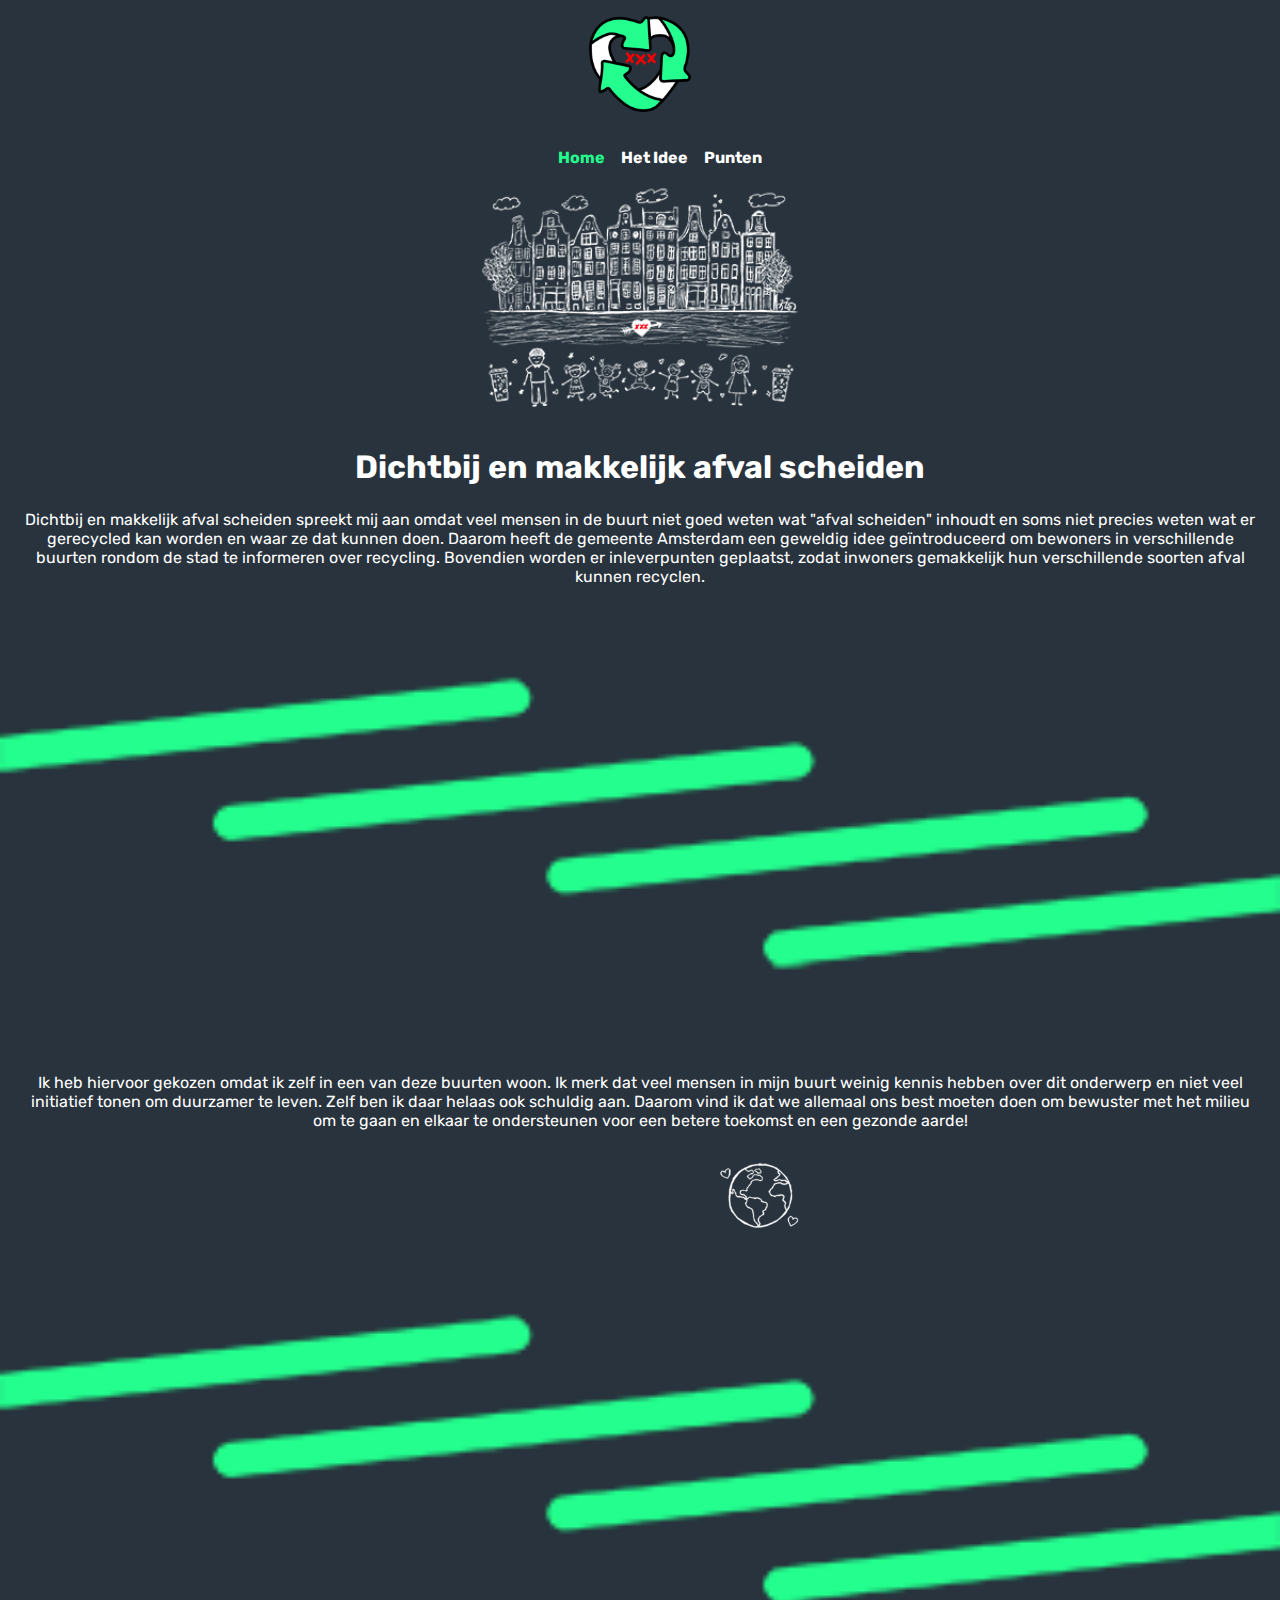
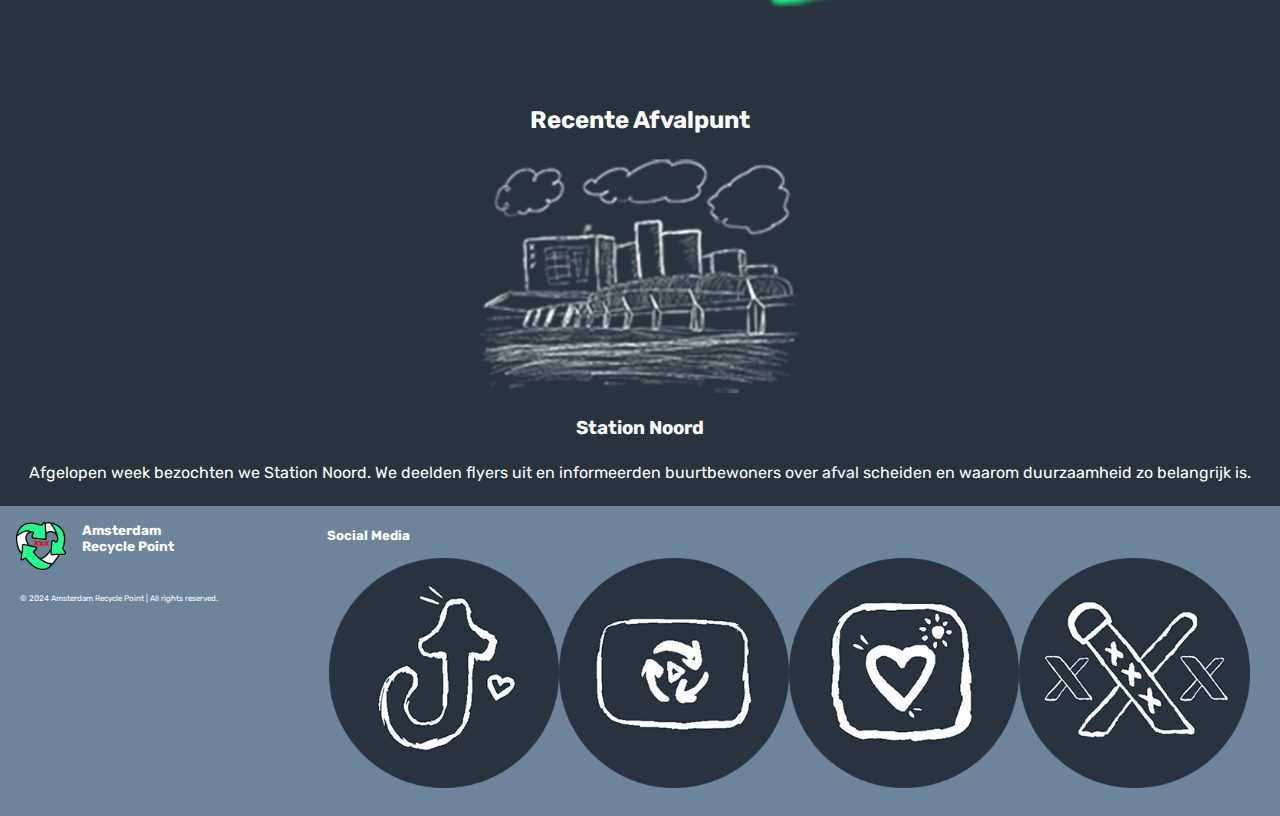
<file: index.html>
<!DOCTYPE html>
<html lang="nl">
  <head>
    <meta charset="UTF-8" />
    <meta name="viewport" content="width=device-width, initial-scale=1.0" />
    <title>Document</title>
    <link rel="stylesheet" href="style.css" />

    <link rel="preconnect" href="https://fonts.googleapis.com" />
    <link rel="preconnect" href="https://fonts.gstatic.com" crossorigin />
    <link
      href="https://fonts.googleapis.com/css2?family=Comfortaa:wght@300..700&family=Noto+Sans:ital,wght@0,100..900;1,100..900&family=Rubik:ital,wght@0,300..900;1,300..900&display=swap"
      rel="stylesheet"
    />
  </head>

  <body>
    <header>
      <a href="index.html" class="logo-link">
        <img
          src="images/duurzaam_amsterdam_logo_white_background.png"
          alt="ARP logo"
        />
      </a>
      <nav>
        <ul>
          <li><a href="index.html" class="homenav">Home</a></li>
          <li><a href="hetidee.html">Het Idee</a></li>
          <li><a href="punten.html">Punten</a></li>
        </ul>
      </nav>
    </header>

    <main>
      <img src="images/amsterdam.PNG" alt="amsterdam" class="home" />
      <h1>Dichtbij en makkelijk afval scheiden</h1>
      <p>
        Dichtbij en makkelijk afval scheiden spreekt mij aan omdat veel mensen
        in de buurt niet goed weten wat "afval scheiden" inhoudt en soms niet
        precies weten wat er gerecycled kan worden en waar ze dat kunnen doen.
        Daarom heeft de gemeente Amsterdam een geweldig idee geïntroduceerd om
        bewoners in verschillende buurten rondom de stad te informeren over
        recycling. Bovendien worden er inleverpunten geplaatst, zodat inwoners
        gemakkelijk hun verschillende soorten afval kunnen recyclen.
      </p>
      <img src="images/lines.png" alt="lines decor" class="lines" />
      <p>
        Ik heb hiervoor gekozen omdat ik zelf in een van deze buurten woon. Ik
        merk dat veel mensen in mijn buurt weinig kennis hebben over dit
        onderwerp en niet veel initiatief tonen om duurzamer te leven. Zelf ben
        ik daar helaas ook schuldig aan. Daarom vind ik dat we allemaal ons best
        moeten doen om bewuster met het milieu om te gaan en elkaar te
        ondersteunen voor een betere toekomst en een gezonde aarde!
      </p>
      <img src="images/earth.PNG" alt="aarde" class="earth" />
      <img src="images/lines.png" alt="lines decor" class="lines" />
      <h2>Recente Afvalpunt</h2>
      <img src="images/stationnoord.PNG" alt="station noord" class="home" />
      <h3>Station Noord</h3>
      <p>
        Afgelopen week bezochten we Station Noord. We deelden flyers uit en
        informeerden buurtbewoners over afval scheiden en waarom duurzaamheid zo
        belangrijk is.
      </p>
    </main>

    <footer>
      <a href="index.html">
        <img
          class="logo"
          src="images/duurzaam_amsterdam_logo_white_background.png"
          alt="Duurzaam Logo"
        />
      </a>
      <h4>Amsterdam Recycle Point</h4>
      <p class="copyright">
        © 2024 Amsterdam Recycle Point | All rights reserved.
      </p>

      <section class="socials">
        <h5>Social Media</h5>
        <ul>
          <li>
            <a href="https://www.tiktok.com/explore"
              ><img src="images/tiktok.png" alt="Tiktok logo"
            /></a>
          </li>
          <li>
            <a href="https://www.youtube.com"
              ><img src="images/youtube.png" alt="Youtube logo"
            /></a>
          </li>
          <li>
            <a href="https://www.instagram.com"
              ><img src="images/instagram.png" alt="Instagram logo"
            /></a>
          </li>
          <li>
            <a href="https://x.com"><img src="images/x.png" alt="X logo" /></a>
          </li>
        </ul>
      </section>
    </footer>
  </body>
</html>
</file>
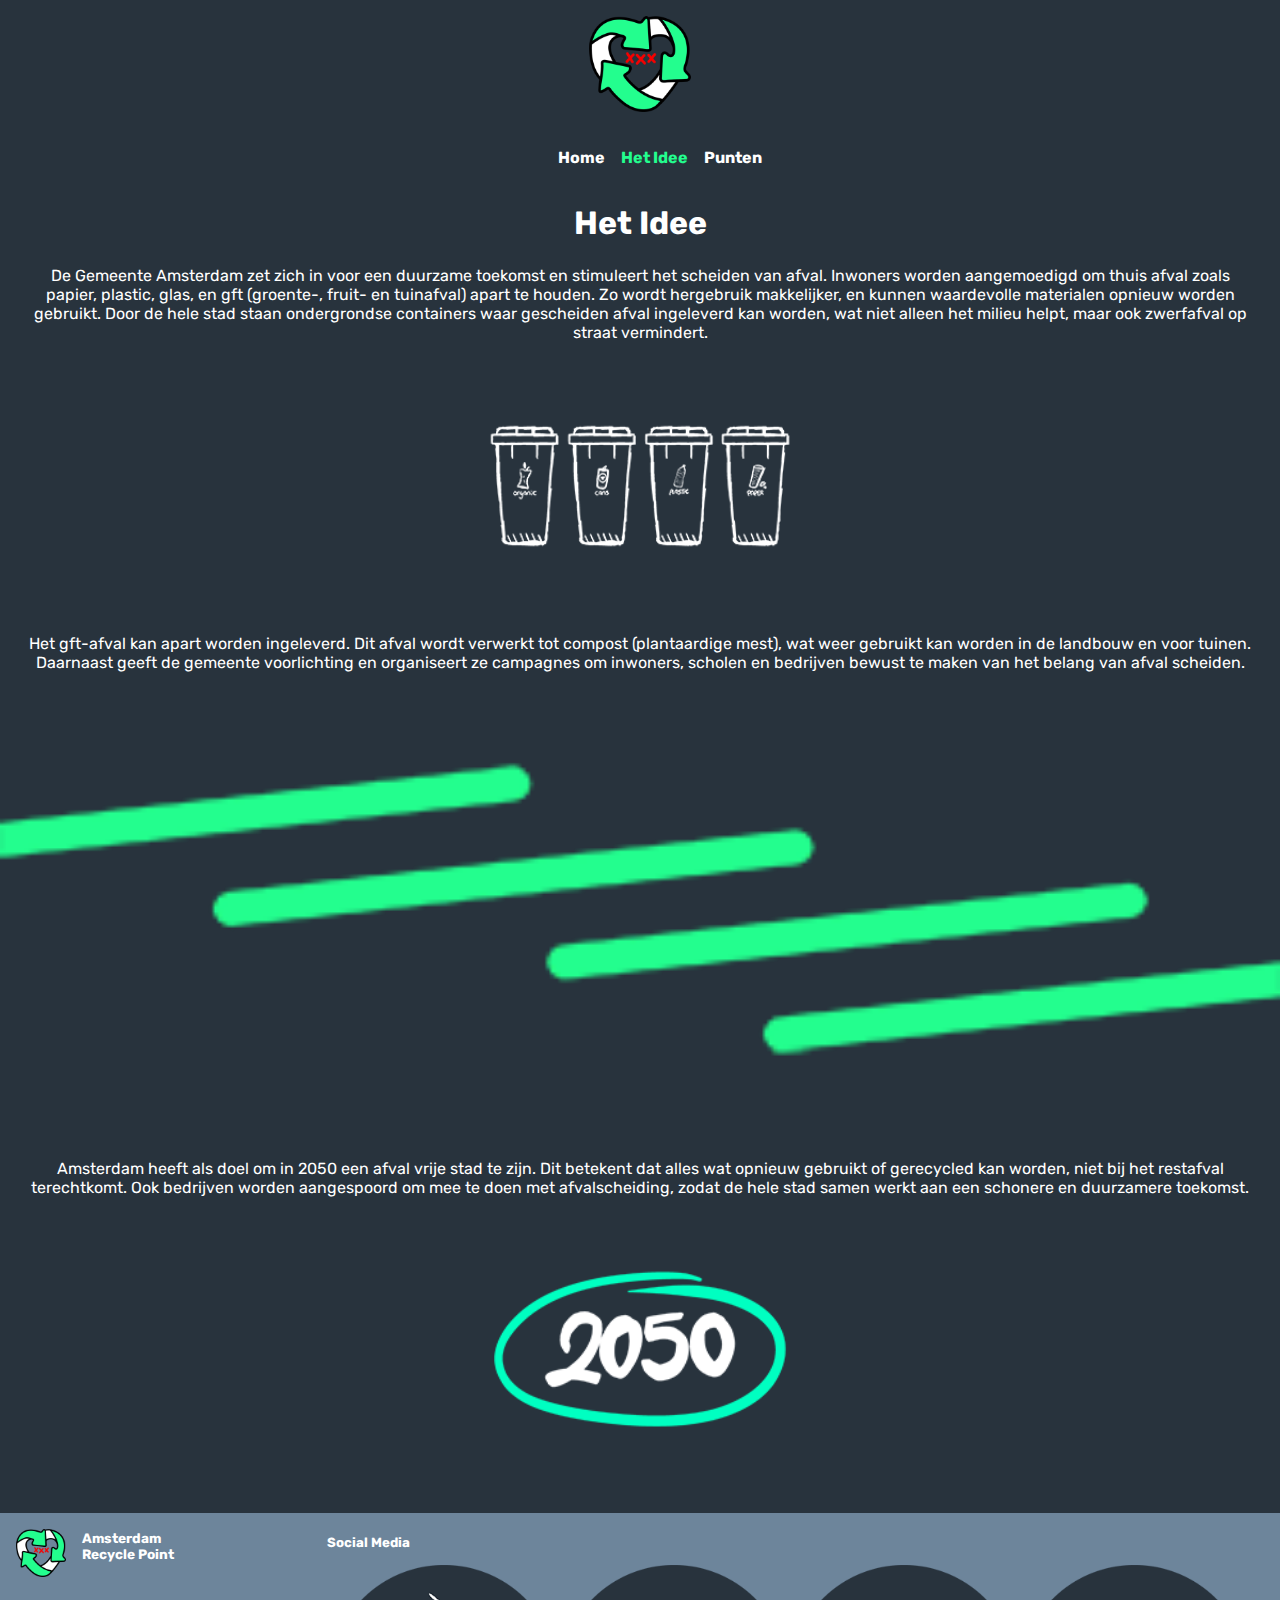
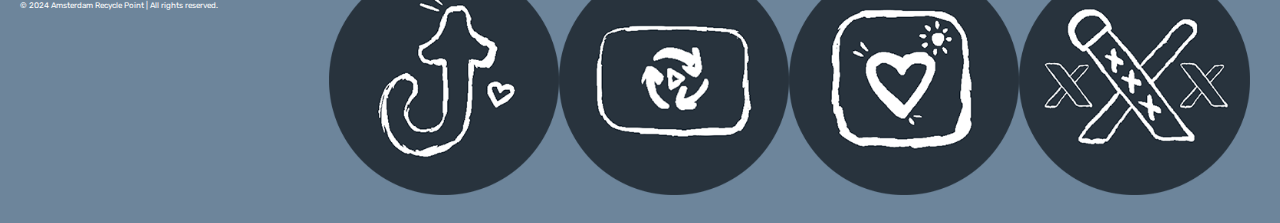
<file: hetidee.html>
<!DOCTYPE html>
<html lang="nl">
  <head>
    <meta charset="UTF-8" />
    <meta name="viewport" content="width=device-width, initial-scale=1.0" />
    <title>Document</title>
    <link rel="stylesheet" href="style.css" />

    <link rel="preconnect" href="https://fonts.googleapis.com" />
    <link rel="preconnect" href="https://fonts.gstatic.com" crossorigin />
    <link
      href="https://fonts.googleapis.com/css2?family=Comfortaa:wght@300..700&family=Noto+Sans:ital,wght@0,100..900;1,100..900&family=Rubik:ital,wght@0,300..900;1,300..900&display=swap"
      rel="stylesheet"
    />
  </head>

  <body>
    <header>
      <a href="index.html" class="logo-link">
        <img
          src="images/duurzaam_amsterdam_logo_white_background.png"
          alt="ARP logo"
        />
      </a>
      <nav>
        <ul>
          <li><a href="index.html">Home</a></li>
          <li><a href="hetidee.html" class="hetideenav">Het Idee</a></li>
          <li><a href="punten.html">Punten</a></li>
        </ul>
      </nav>
    </header>

    <main>
      <h1>Het Idee</h1>
      <p>
        De Gemeente Amsterdam zet zich in voor een duurzame toekomst en
        stimuleert het scheiden van afval. Inwoners worden aangemoedigd om thuis
        afval zoals papier, plastic, glas, en gft (groente-, fruit- en
        tuinafval) apart te houden. Zo wordt hergebruik makkelijker, en kunnen
        waardevolle materialen opnieuw worden gebruikt. Door de hele stad staan
        ondergrondse containers waar gescheiden afval ingeleverd kan worden, wat
        niet alleen het milieu helpt, maar ook zwerfafval op straat vermindert.
      </p>
      <img
        src="images/het_idee_trashcans.PNG"
        alt="Prullenbakken Afval Scheiden"
        class="home"
      />
      <p>
        Het gft-afval kan apart worden ingeleverd. Dit afval wordt verwerkt tot
        compost (plantaardige mest), wat weer gebruikt kan worden in de landbouw
        en voor tuinen. Daarnaast geeft de gemeente voorlichting en organiseert
        ze campagnes om inwoners, scholen en bedrijven bewust te maken van het
        belang van afval scheiden.
      </p>
      <img src="images/lines.png" alt="lines decor" class="lines" />
      <p>
        Amsterdam heeft als doel om in 2050 een afval vrije stad te zijn. Dit
        betekent dat alles wat opnieuw gebruikt of gerecycled kan worden, niet
        bij het restafval terechtkomt. Ook bedrijven worden aangespoord om mee
        te doen met afvalscheiding, zodat de hele stad samen werkt aan een
        schonere en duurzamere toekomst.
      </p>
      <img src="images/2025.PNG" alt="2025 Plan" class="plan" />
    </main>

    <footer>
      <a href="index.html">
        <img
          class="logo"
          src="images/duurzaam_amsterdam_logo_white_background.png"
          alt="Duurzaam Logo"
        />
      </a>
      <h4>Amsterdam Recycle Point</h4>
      <p class="copyright">
        © 2024 Amsterdam Recycle Point | All rights reserved.
      </p>

      <section class="socials">
        <h5>Social Media</h5>
        <ul>
          <li>
            <a href="https://www.tiktok.com/explore"
              ><img src="images/tiktok.png" alt="Tiktok logo"
            /></a>
          </li>
          <li>
            <a href="https://www.youtube.com"
              ><img src="images/youtube.png" alt="Youtube logo"
            /></a>
          </li>
          <li>
            <a href="https://www.instagram.com"
              ><img src="images/instagram.png" alt="Instagram logo"
            /></a>
          </li>
          <li>
            <a href="https://x.com"><img src="images/x.png" alt="X logo" /></a>
          </li>
        </ul>
      </section>
    </footer>
  </body>
</html>
</file>
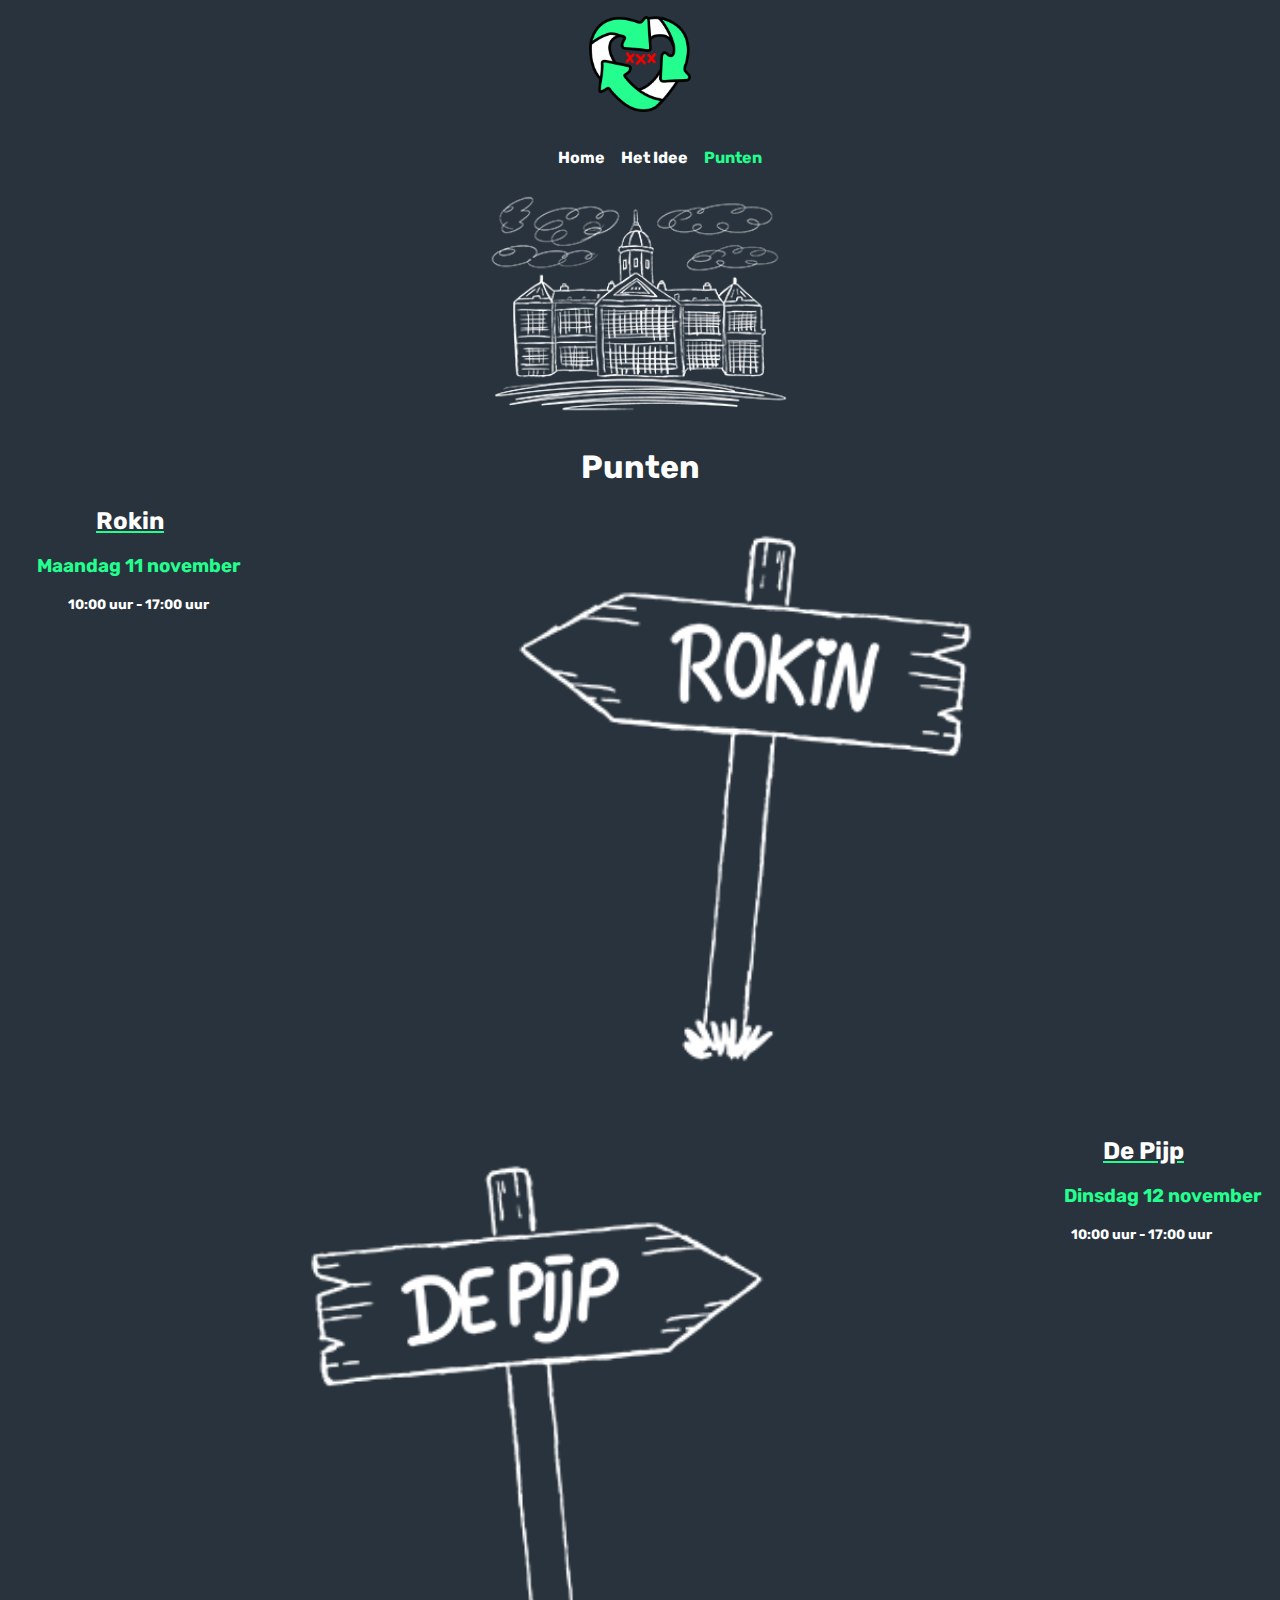
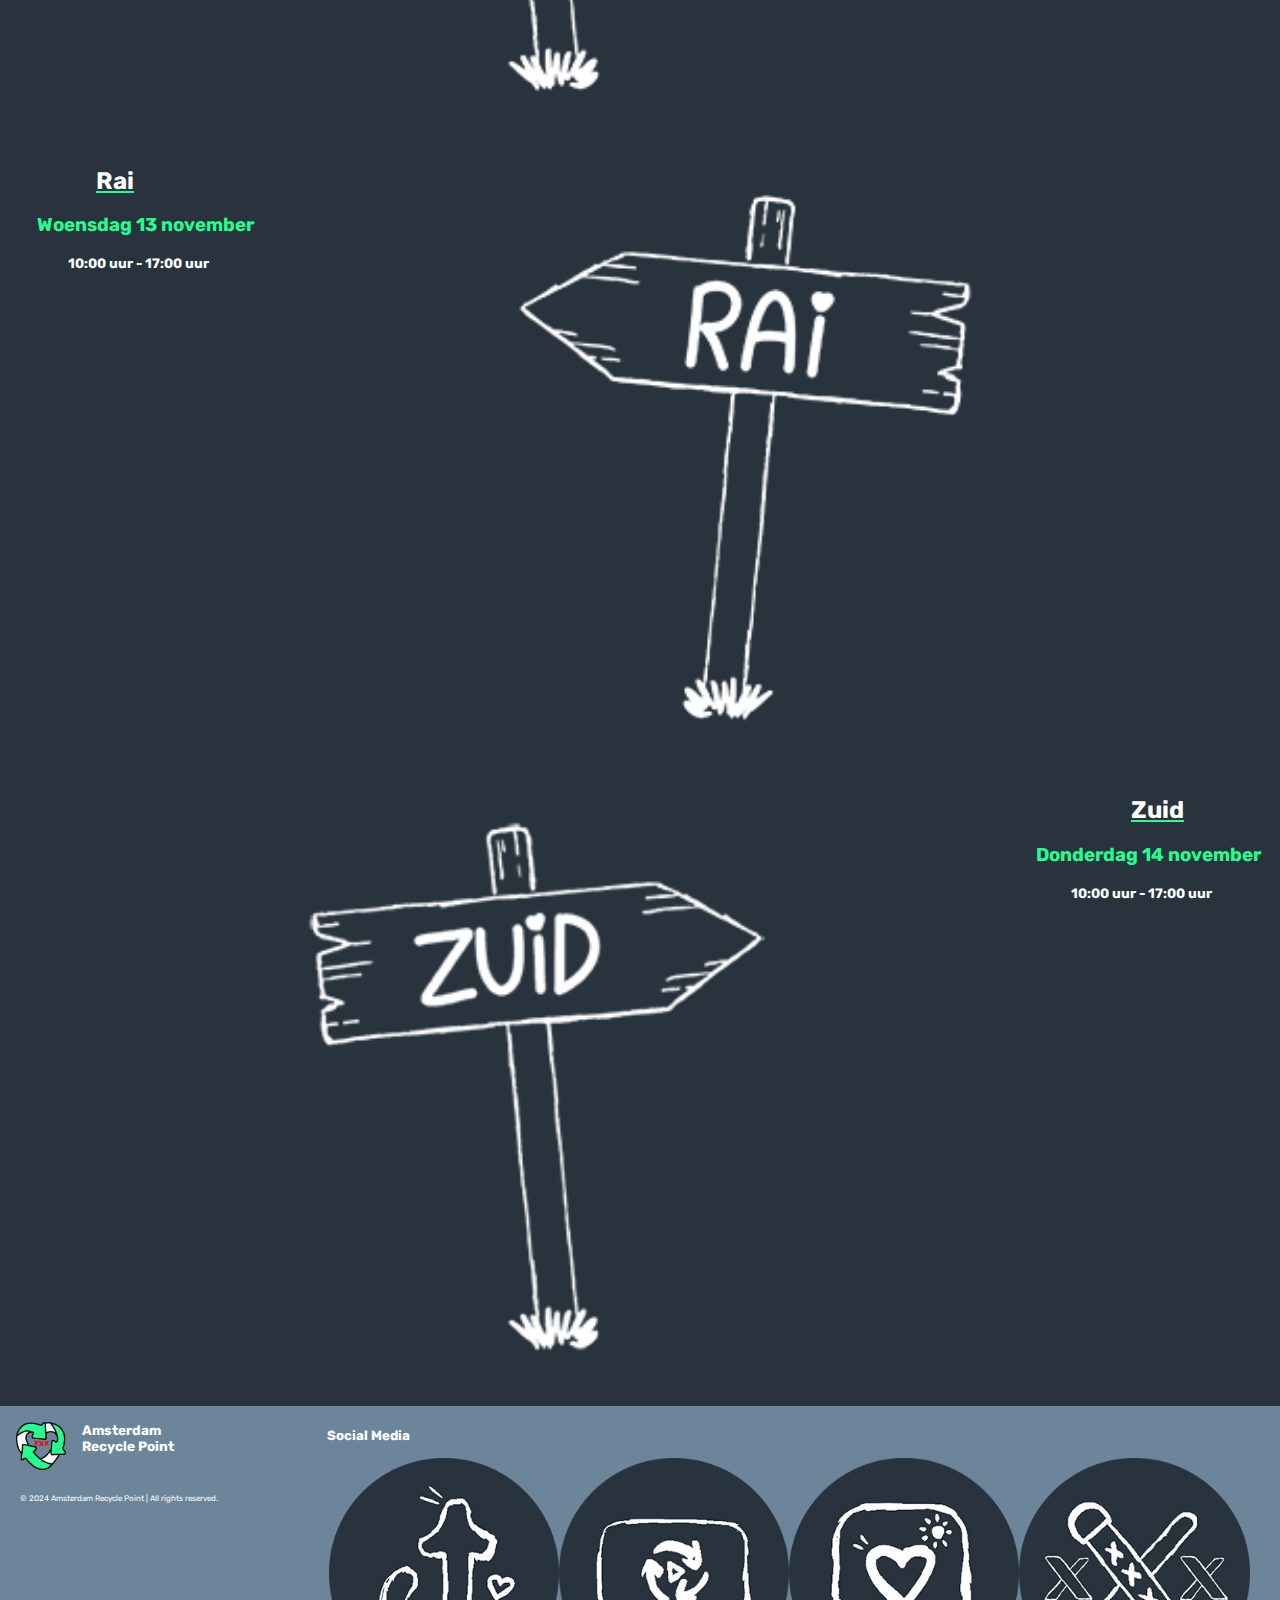
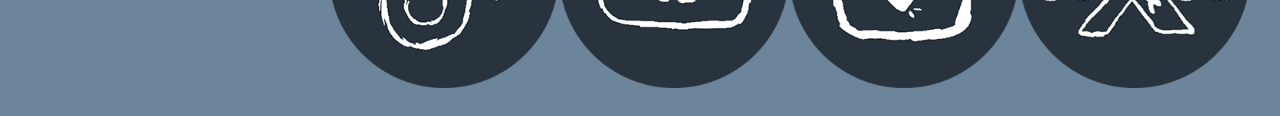
<file: punten.html>
<!DOCTYPE html>
<html lang="nl">
  <head>
    <meta charset="UTF-8" />
    <meta name="viewport" content="width=device-width, initial-scale=1.0" />
    <title>Document</title>
    <link rel="stylesheet" href="style.css" />

    <link rel="preconnect" href="https://fonts.googleapis.com" />
    <link rel="preconnect" href="https://fonts.gstatic.com" crossorigin />
    <link
      href="https://fonts.googleapis.com/css2?family=Comfortaa:wght@300..700&family=Noto+Sans:ital,wght@0,100..900;1,100..900&family=Rubik:ital,wght@0,300..900;1,300..900&display=swap"
      rel="stylesheet"
    />
  </head>

  <body>
    <header>
      <a href="index.html" class="logo-link">
        <img
          src="images/duurzaam_amsterdam_logo_white_background.png"
          alt="ARP logo"
        />
      </a>
      <nav>
        <ul>
          <li><a href="index.html">Home</a></li>
          <li><a href="hetidee.html">Het Idee</a></li>
          <li><a href="punten.html" class="puntennav">Punten</a></li>
        </ul>
      </nav>
    </header>

    <main>
      <img src="images/dam.PNG" alt="De Dam Getekend" class="home" />
      <h1>Punten</h1>

      <section class="rechts">
        <h2>Rokin</h2>
        <h3>Maandag 11 november</h3>
        <h4>10:00 uur - 17:00 uur</h4>
        <img
          src="images/rokin.PNG"
          alt="Pijl met Rokin tekst"
          class="pijlrechts"
        />
      </section>

      <section class="links">
        <h2>De Pijp</h2>
        <h3>Dinsdag 12 november</h3>
        <h4>10:00 uur - 17:00 uur</h4>
        <img
          src="images/depijp.png"
          alt="Pijl met De Pijp tekst"
          class="pijllinks"
        />
      </section>

      <section class="rechts">
        <h2>Rai</h2>
        <h3>Woensdag 13 november</h3>
        <h4>10:00 uur - 17:00 uur</h4>
        <img src="images/rai.PNG" alt="Pijl met Rai tekst" class="pijlrechts" />
      </section>

      <section class="links">
        <h2>Zuid</h2>
        <h3>Donderdag 14 november</h3>
        <h4>10:00 uur - 17:00 uur</h4>
        <img
          src="images/zuid.PNG"
          alt="Pijl met Zuid tekst"
          class="pijllinks"
        />
      </section>
    </main>

    <footer>
      <a href="index.html">
        <img
          class="logo"
          src="images/duurzaam_amsterdam_logo_white_background.png"
          alt="Duurzaam Logo"
        />
      </a>
      <h4>Amsterdam Recycle Point</h4>
      <p class="copyright">
        © 2024 Amsterdam Recycle Point | All rights reserved.
      </p>

      <section class="socials">
        <h5>Social Media</h5>
        <ul>
          <li>
            <a href="https://www.tiktok.com/explore"
              ><img src="images/tiktok.png" alt="Tiktok logo"
            /></a>
          </li>
          <li>
            <a href="https://www.youtube.com"
              ><img src="images/youtube.png" alt="Youtube logo"
            /></a>
          </li>
          <li>
            <a href="https://www.instagram.com"
              ><img src="images/instagram.png" alt="Instagram logo"
            /></a>
          </li>
          <li>
            <a href="https://x.com"><img src="images/x.png" alt="X logo" /></a>
          </li>
        </ul>
      </section>
    </footer>
  </body>
</html>
</file>
<file: style.css>
nav ul {
  justify-content: center;
  display: flex;
  list-style: none;
  gap: 1em;
  font-family: rubik;
}

.homenav {
  color: #23fe8e;
  font-weight: bold;
}

.hetideenav {
  color: #23fe8e;
  font-weight: bold;
}

.puntennav {
  color: #23fe8e;
  font-weight: bold;
}

.plan {
  margin-bottom: 1em;
  margin-top: -1em;
  width: 30%;
}

nav a {
  display: flex;
  text-decoration: none;
  color: #ffffff;
  font-weight: bold;
}

html,
body {
  margin: 0;
  padding: 0;
  height: 100%;
  display: flex;
  flex-direction: column;
  text-align: center;
  font-family: "rubik", "Lucida Sans Regular", "Lucida Grande",
    "Lucida Sans Unicode", Geneva, Verdana, sans-serif;
}

main {
  flex-grow: 1;
}

header img {
  width: 8%;
  margin: 1em;
}

p {
  margin: 1.5em;
}

.logo {
  width: 3.1em;
  height: 3em;
  margin: 1em;
}

.earth {
  width: 6em;
  margin-left: 15em;
}

h4 {
  text-align: left;
  font-size: 0.85em;
  margin-right: 6em;
  margin-top: 1.2em;
}

.home {
  width: 20em;
}

.lines {
  width: 100%;
}

.copyright {
  font-size: 0.5em;
  color: #ffffff;
  position: absolute;
  margin-top: 11em;
  left: 1em;
}

.rechts h2 {
  text-align: left;
  margin-left: 4em;
  text-decoration: underline #23fe8e;
}
.rechts h3 {
  text-align: left;
  margin-left: 2em;
  color: #23fe8e;
}

.rechts h4 {
  text-align: left;
  margin-left: 5em;
}

.links h2 {
  text-align: right;
  margin-right: 4em;
  text-decoration: underline #23fe8e;
}
.links h3 {
  text-align: right;
  margin-right: 1em;
  color: #23fe8e;
}

.links h4 {
  text-align: right;
  margin-right: 5em;
}

.pijlrechts {
  width: 40%;
  margin-left: 13em;
  margin-top: -9em;
}

.pijllinks {
  width: 40%;
  margin-right: 13em;
  margin-top: -9em;
}

footer section {
  display: inline-block;
  margin: 0 2em;
  text-align: left;
}

footer h5 {
  margin-bottom: 1em;
  color: #ffffff;
}

footer ul {
  list-style: none;
  padding: 0;
  margin: 0;
  display: flex;
}

footer ul li img {
  width: 100%;
  margin: 0.1em;
  margin-bottom: 1.5em;
}

footer {
  background-color: #6d859b;
  color: #ffffff;
  width: 100%;
  display: flex;
}

body {
  background-color: #28333d;
  color: #ffffff;
}
</file>
